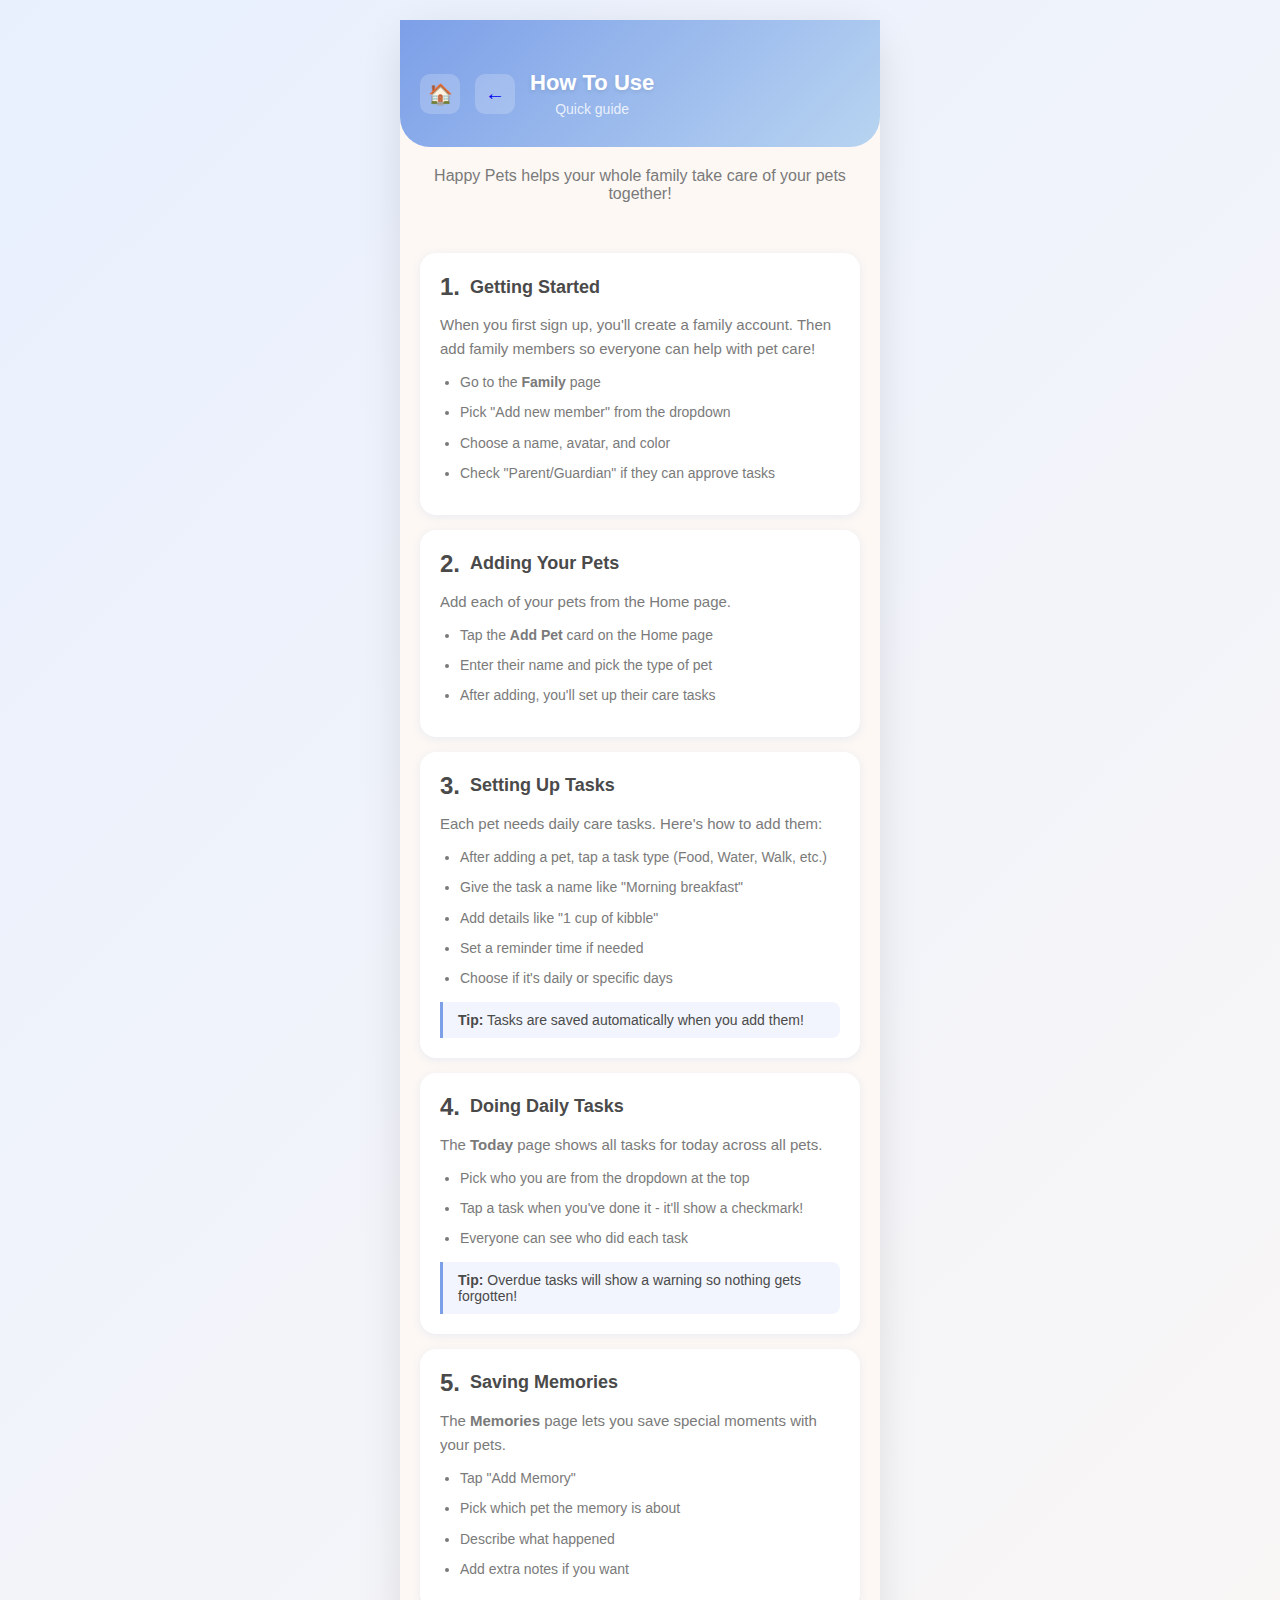
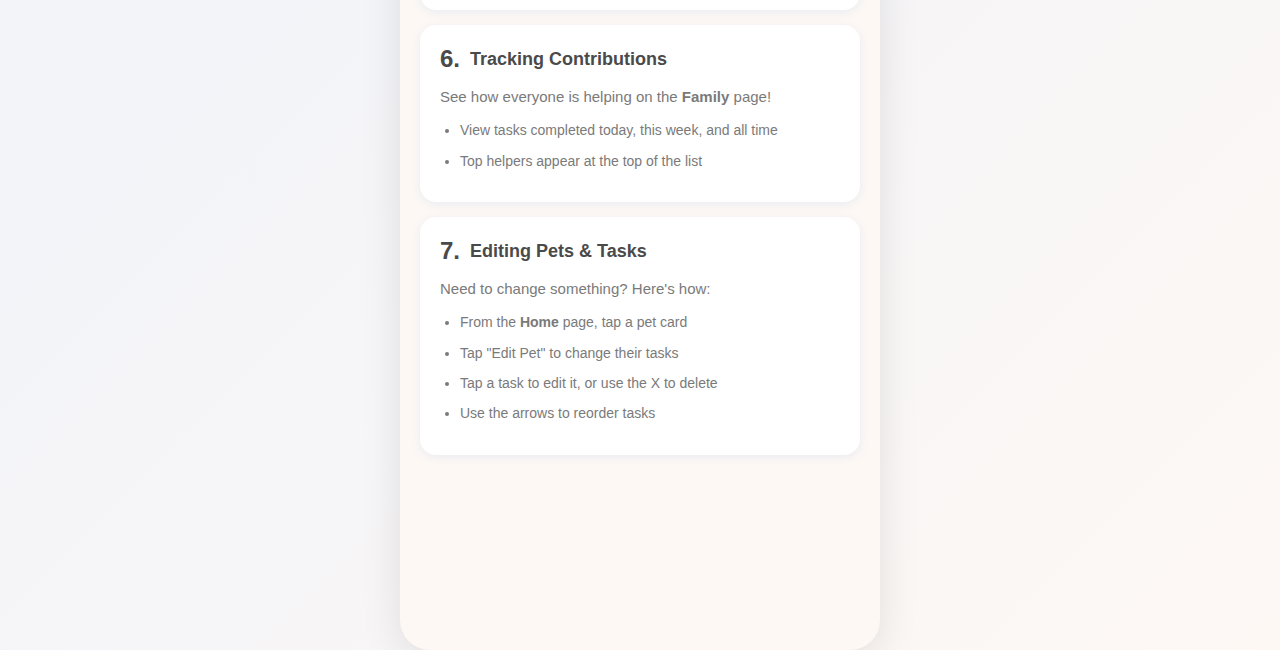
<file: howto.html>
<!DOCTYPE html>
<html lang="en">
<head>
  <meta charset="UTF-8">
  <meta name="viewport" content="width=device-width, initial-scale=1.0">
  <title>How To Use - Happy Pets</title>
  <link rel="manifest" href="manifest.json">
  <link rel="apple-touch-icon" href="icon.png">
  <meta name="apple-mobile-web-app-capable" content="yes">
  <meta name="apple-mobile-web-app-status-bar-style" content="default">
  <link rel="stylesheet" href="styles.css?v=31">
  <link rel="stylesheet" href="forms.css?v=31">
  <style>
    .help-section {
      padding: 20px;
      padding-bottom: 100px;
    }

    .help-card {
      background: var(--card);
      border-radius: 16px;
      padding: 20px;
      margin-bottom: 15px;
      box-shadow: 0 2px 10px var(--shadow);
    }

    .help-card h3 {
      font-size: 18px;
      color: var(--text);
      margin-bottom: 12px;
      display: flex;
      align-items: center;
      gap: 10px;
    }

    .help-card h3 .help-icon {
      font-size: 24px;
    }

    .help-card p {
      font-size: 15px;
      color: var(--text-light);
      line-height: 1.6;
      margin-bottom: 10px;
    }

    .help-card p:last-child {
      margin-bottom: 0;
    }

    .help-card ul {
      margin: 10px 0;
      padding-left: 20px;
    }

    .help-card li {
      font-size: 14px;
      color: var(--text-light);
      line-height: 1.6;
      margin-bottom: 8px;
    }

    .help-card .tip {
      background: rgba(124, 159, 232, 0.1);
      border-left: 3px solid var(--primary);
      padding: 10px 15px;
      border-radius: 0 8px 8px 0;
      margin-top: 12px;
      font-size: 14px;
      color: var(--text);
    }

    .help-intro {
      text-align: center;
      padding: 20px;
      margin-bottom: 10px;
    }

    .help-intro p {
      color: var(--text-light);
      font-size: 16px;
    }
  </style>
</head>
<body>
  <div class="app">
    <!-- Header -->
    <header class="header" style="display: flex; align-items: center; gap: 15px; padding-top: 50px;">
      <a href="today.html" style="width: 40px; height: 40px; background: rgba(255,255,255,0.2); border-radius: 10px; display: flex; align-items: center; justify-content: center; text-decoration: none; font-size: 20px;">🏠</a>
      <a href="settings.html" style="width: 40px; height: 40px; background: rgba(255,255,255,0.2); border-radius: 10px; display: flex; align-items: center; justify-content: center; text-decoration: none; font-size: 20px;">←</a>
      <div>
        <h1 style="font-size: 22px;">How To Use</h1>
        <p class="subtitle" style="font-size: 14px; opacity: 0.9;">Quick guide</p>
      </div>
    </header>

    <div class="help-intro">
      <p>Happy Pets helps your whole family take care of your pets together!</p>
    </div>

    <!-- Help Content -->
    <main class="help-section">

      <div class="help-card">
        <h3><span class="help-icon">1.</span> Getting Started</h3>
        <p>When you first sign up, you'll create a family account. Then add family members so everyone can help with pet care!</p>
        <ul>
          <li>Go to the <strong>Family</strong> page</li>
          <li>Pick "Add new member" from the dropdown</li>
          <li>Choose a name, avatar, and color</li>
          <li>Check "Parent/Guardian" if they can approve tasks</li>
        </ul>
      </div>

      <div class="help-card">
        <h3><span class="help-icon">2.</span> Adding Your Pets</h3>
        <p>Add each of your pets from the Home page.</p>
        <ul>
          <li>Tap the <strong>Add Pet</strong> card on the Home page</li>
          <li>Enter their name and pick the type of pet</li>
          <li>After adding, you'll set up their care tasks</li>
        </ul>
      </div>

      <div class="help-card">
        <h3><span class="help-icon">3.</span> Setting Up Tasks</h3>
        <p>Each pet needs daily care tasks. Here's how to add them:</p>
        <ul>
          <li>After adding a pet, tap a task type (Food, Water, Walk, etc.)</li>
          <li>Give the task a name like "Morning breakfast"</li>
          <li>Add details like "1 cup of kibble"</li>
          <li>Set a reminder time if needed</li>
          <li>Choose if it's daily or specific days</li>
        </ul>
        <div class="tip">
          <strong>Tip:</strong> Tasks are saved automatically when you add them!
        </div>
      </div>

      <div class="help-card">
        <h3><span class="help-icon">4.</span> Doing Daily Tasks</h3>
        <p>The <strong>Today</strong> page shows all tasks for today across all pets.</p>
        <ul>
          <li>Pick who you are from the dropdown at the top</li>
          <li>Tap a task when you've done it - it'll show a checkmark!</li>
          <li>Everyone can see who did each task</li>
        </ul>
        <div class="tip">
          <strong>Tip:</strong> Overdue tasks will show a warning so nothing gets forgotten!
        </div>
      </div>

      <div class="help-card">
        <h3><span class="help-icon">5.</span> Saving Memories</h3>
        <p>The <strong>Memories</strong> page lets you save special moments with your pets.</p>
        <ul>
          <li>Tap "Add Memory"</li>
          <li>Pick which pet the memory is about</li>
          <li>Describe what happened</li>
          <li>Add extra notes if you want</li>
        </ul>
      </div>

      <div class="help-card">
        <h3><span class="help-icon">6.</span> Tracking Contributions</h3>
        <p>See how everyone is helping on the <strong>Family</strong> page!</p>
        <ul>
          <li>View tasks completed today, this week, and all time</li>
          <li>Top helpers appear at the top of the list</li>
        </ul>
      </div>

      <div class="help-card">
        <h3><span class="help-icon">7.</span> Editing Pets & Tasks</h3>
        <p>Need to change something? Here's how:</p>
        <ul>
          <li>From the <strong>Home</strong> page, tap a pet card</li>
          <li>Tap "Edit Pet" to change their tasks</li>
          <li>Tap a task to edit it, or use the X to delete</li>
          <li>Use the arrows to reorder tasks</li>
        </ul>
      </div>

    </main>

  </div>
</body>
</html>
</file>
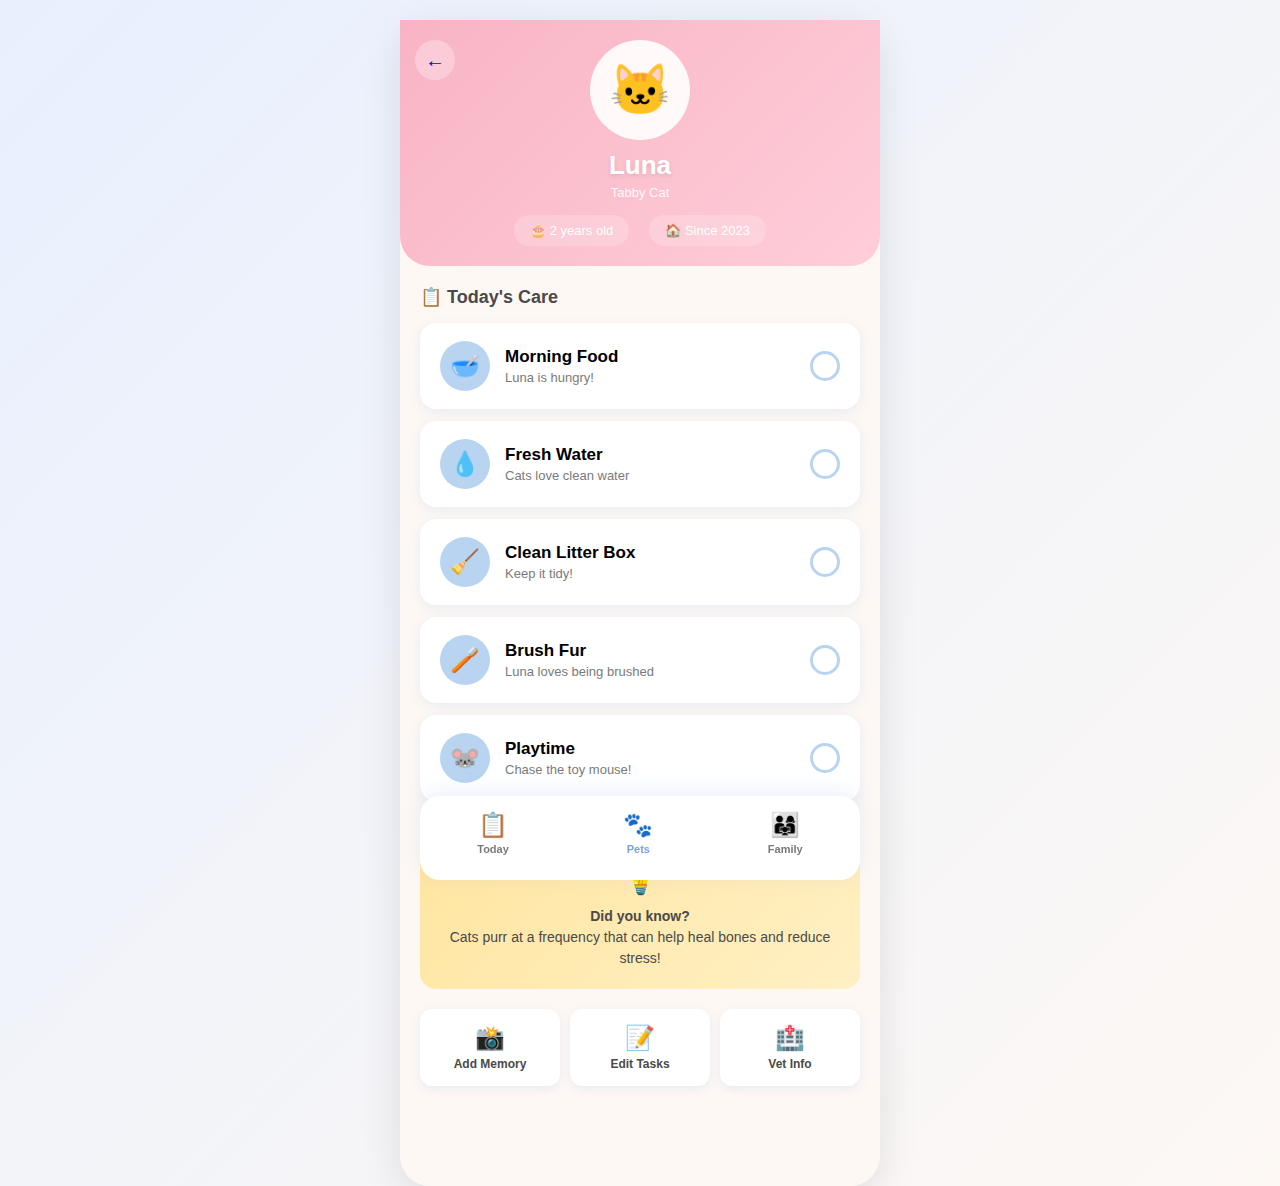
<file: pet-cat.html>
<!DOCTYPE html>
<html lang="en">
<head>
  <meta charset="UTF-8">
  <meta name="viewport" content="width=device-width, initial-scale=1.0">
  <title>Luna - Happy Pets</title>
  <link rel="stylesheet" href="styles.css?v=2">
</head>
<body>
  <div class="app">
    <!-- Pet Header -->
    <header class="pet-header" style="background: linear-gradient(135deg, #F8B4C4 0%, #FFCDD9 100%);">
      <a href="index.html" class="back-button">←</a>
      <div class="pet-avatar cat">🐱</div>
      <h1 class="pet-name">Luna</h1>
      <p class="pet-type">Tabby Cat</p>
      <div class="pet-info-row">
        <span class="pet-info-item">🎂 2 years old</span>
        <span class="pet-info-item">🏠 Since 2023</span>
      </div>
    </header>

    <!-- Today's Tasks -->
    <section class="tasks-section">
      <h2>📋 Today's Care</h2>

      <div class="task-list">
        <!-- Pending Task -->
        <button class="task-button">
          <div class="task-icon">🥣</div>
          <div class="task-content">
            <div class="task-name">Morning Food</div>
            <div class="task-time">Luna is hungry!</div>
          </div>
          <div class="task-check"></div>
        </button>

        <!-- Pending Task -->
        <button class="task-button">
          <div class="task-icon">💧</div>
          <div class="task-content">
            <div class="task-name">Fresh Water</div>
            <div class="task-time">Cats love clean water</div>
          </div>
          <div class="task-check"></div>
        </button>

        <!-- Pending Task -->
        <button class="task-button">
          <div class="task-icon">🧹</div>
          <div class="task-content">
            <div class="task-name">Clean Litter Box</div>
            <div class="task-time">Keep it tidy!</div>
          </div>
          <div class="task-check"></div>
        </button>

        <!-- Pending Task -->
        <button class="task-button">
          <div class="task-icon">🪥</div>
          <div class="task-content">
            <div class="task-name">Brush Fur</div>
            <div class="task-time">Luna loves being brushed</div>
          </div>
          <div class="task-check"></div>
        </button>

        <!-- Pending Task -->
        <button class="task-button">
          <div class="task-icon">🐭</div>
          <div class="task-content">
            <div class="task-name">Playtime</div>
            <div class="task-time">Chase the toy mouse!</div>
          </div>
          <div class="task-check"></div>
        </button>
      </div>
    </section>

    <!-- Fun Fact -->
    <div class="fun-fact">
      <div class="fun-fact-icon">💡</div>
      <p><strong>Did you know?</strong><br>Cats purr at a frequency that can help heal bones and reduce stress!</p>
    </div>

    <!-- Quick Actions -->
    <div class="quick-actions">
      <a href="#" class="quick-action">
        <div class="quick-action-icon">📸</div>
        <div class="quick-action-label">Add Memory</div>
      </a>
      <a href="#" class="quick-action">
        <div class="quick-action-icon">📝</div>
        <div class="quick-action-label">Edit Tasks</div>
      </a>
      <a href="#" class="quick-action">
        <div class="quick-action-icon">🏥</div>
        <div class="quick-action-label">Vet Info</div>
      </a>
    </div>

    <!-- Bottom Nav -->
    <nav class="bottom-nav">
      <a href="today.html" class="nav-item">
        <span class="nav-icon">📋</span>
        <span class="nav-label">Today</span>
      </a>
      <a href="pets.html" class="nav-item active">
        <span class="nav-icon">🐾</span>
        <span class="nav-label">Pets</span>
      </a>
      <a href="family.html" class="nav-item">
        <span class="nav-icon">👨‍👩‍👧</span>
        <span class="nav-label">Family</span>
      </a>
    </nav>
  </div>
</body>
</html>
</file>
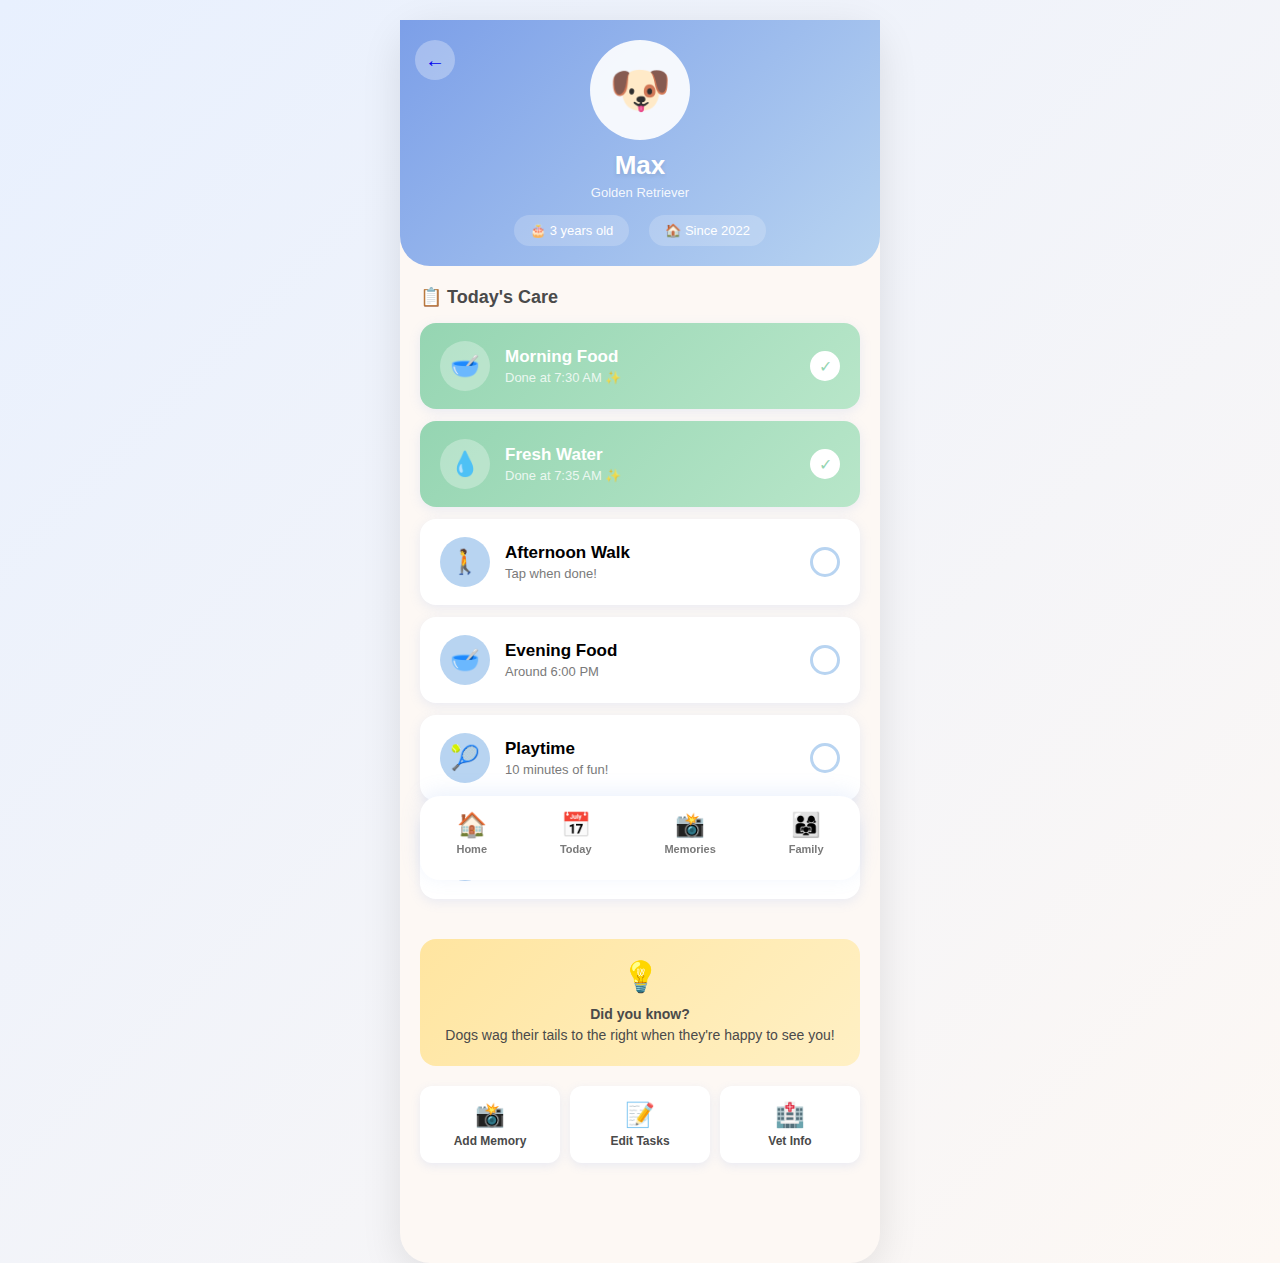
<file: pet.html>
<!DOCTYPE html>
<html lang="en">
<head>
  <meta charset="UTF-8">
  <meta name="viewport" content="width=device-width, initial-scale=1.0">
  <title>Max - Happy Pets</title>
  <link rel="stylesheet" href="styles.css?v=2">
</head>
<body>
  <div class="app">
    <!-- Pet Header -->
    <header class="pet-header">
      <a href="index.html" class="back-button">←</a>
      <div class="pet-avatar dog">🐶</div>
      <h1 class="pet-name">Max</h1>
      <p class="pet-type">Golden Retriever</p>
      <div class="pet-info-row">
        <span class="pet-info-item">🎂 3 years old</span>
        <span class="pet-info-item">🏠 Since 2022</span>
      </div>
    </header>

    <!-- Today's Tasks -->
    <section class="tasks-section">
      <h2>📋 Today's Care</h2>

      <div class="task-list">
        <!-- Completed Task -->
        <button class="task-button completed">
          <div class="task-icon">🥣</div>
          <div class="task-content">
            <div class="task-name">Morning Food</div>
            <div class="task-time">Done at 7:30 AM ✨</div>
          </div>
          <div class="task-check">✓</div>
        </button>

        <!-- Completed Task -->
        <button class="task-button completed">
          <div class="task-icon">💧</div>
          <div class="task-content">
            <div class="task-name">Fresh Water</div>
            <div class="task-time">Done at 7:35 AM ✨</div>
          </div>
          <div class="task-check">✓</div>
        </button>

        <!-- Pending Task -->
        <button class="task-button">
          <div class="task-icon">🚶</div>
          <div class="task-content">
            <div class="task-name">Afternoon Walk</div>
            <div class="task-time">Tap when done!</div>
          </div>
          <div class="task-check"></div>
        </button>

        <!-- Pending Task -->
        <button class="task-button">
          <div class="task-icon">🥣</div>
          <div class="task-content">
            <div class="task-name">Evening Food</div>
            <div class="task-time">Around 6:00 PM</div>
          </div>
          <div class="task-check"></div>
        </button>

        <!-- Pending Task -->
        <button class="task-button">
          <div class="task-icon">🎾</div>
          <div class="task-content">
            <div class="task-name">Playtime</div>
            <div class="task-time">10 minutes of fun!</div>
          </div>
          <div class="task-check"></div>
        </button>

        <!-- Pending Task -->
        <button class="task-button">
          <div class="task-icon">🧹</div>
          <div class="task-content">
            <div class="task-name">Brush Fur</div>
            <div class="task-time">Keep Max fluffy!</div>
          </div>
          <div class="task-check"></div>
        </button>
      </div>
    </section>

    <!-- Fun Fact -->
    <div class="fun-fact">
      <div class="fun-fact-icon">💡</div>
      <p><strong>Did you know?</strong><br>Dogs wag their tails to the right when they're happy to see you!</p>
    </div>

    <!-- Quick Actions -->
    <div class="quick-actions">
      <a href="#" class="quick-action">
        <div class="quick-action-icon">📸</div>
        <div class="quick-action-label">Add Memory</div>
      </a>
      <a href="#" class="quick-action">
        <div class="quick-action-icon">📝</div>
        <div class="quick-action-label">Edit Tasks</div>
      </a>
      <a href="#" class="quick-action">
        <div class="quick-action-icon">🏥</div>
        <div class="quick-action-label">Vet Info</div>
      </a>
    </div>

    <!-- Bottom Nav -->
    <nav class="bottom-nav">
      <a href="index.html" class="nav-item">
        <span class="nav-icon">🏠</span>
        <span class="nav-label">Home</span>
      </a>
      <a href="#" class="nav-item">
        <span class="nav-icon">📅</span>
        <span class="nav-label">Today</span>
      </a>
      <a href="#" class="nav-item">
        <span class="nav-icon">📸</span>
        <span class="nav-label">Memories</span>
      </a>
      <a href="#" class="nav-item">
        <span class="nav-icon">👨‍👩‍👧</span>
        <span class="nav-label">Family</span>
      </a>
    </nav>
  </div>
</body>
</html>
</file>
<file: styles.css>
/* Happy Pets - Kid-Friendly Pet Care App */
/* Soft, gentle, accessible design */

* {
  margin: 0;
  padding: 0;
  box-sizing: border-box;
}

:root {
  --primary: #7C9FE8;
  --primary-light: #B8D4F1;
  --secondary: #F8B4C4;
  --accent: #95D5B2;
  --warning: #FFE5A0;
  --background: #FDF8F4;
  --card: #FFFFFF;
  --text: #4A4A4A;
  --text-light: #7A7A7A;
  --shadow: rgba(124, 159, 232, 0.15);
}

body {
  font-family: 'Nunito', 'Segoe UI', Tahoma, sans-serif;
  background: var(--background);
  color: var(--text);
  min-height: 100vh;
}

.app {
  max-width: 480px;
  margin: 0 auto;
  min-height: 100vh;
  background: var(--background);
  padding-bottom: 80px;
}

/* Header */
.header {
  background: linear-gradient(135deg, var(--primary) 0%, var(--primary-light) 100%);
  padding: 30px 20px;
  text-align: center;
  border-radius: 0 0 30px 30px;
}

.header h1 {
  color: white;
  font-size: 28px;
  font-weight: 700;
  text-shadow: 0 2px 4px rgba(0,0,0,0.1);
}

.header .subtitle {
  color: rgba(255,255,255,0.9);
  font-size: 16px;
  margin-top: 5px;
}

/* Current User Badge */
.current-user-badge {
  display: inline-flex;
  align-items: center;
  gap: 8px;
  background: rgba(255,255,255,0.25);
  padding: 6px 14px 6px 8px;
  border-radius: 20px;
  margin-top: 12px;
  text-decoration: none;
  color: white;
  font-size: 14px;
  transition: background 0.2s;
}

.current-user-badge:hover,
.current-user-badge:active {
  background: rgba(255,255,255,0.35);
}

.current-user-avatar {
  font-size: 20px;
  width: 28px;
  height: 28px;
  background: rgba(255,255,255,0.3);
  border-radius: 50%;
  display: flex;
  align-items: center;
  justify-content: center;
}

.current-user-name {
  font-weight: 600;
}

/* Pet Grid */
.pet-grid {
  display: grid;
  grid-template-columns: repeat(2, 1fr);
  gap: 15px;
  padding: 20px;
}

.pet-card {
  background: var(--card);
  border-radius: 20px;
  padding: 20px 15px;
  text-align: center;
  text-decoration: none;
  color: var(--text);
  box-shadow: 0 4px 15px var(--shadow);
  transition: transform 0.2s, box-shadow 0.2s;
}

.pet-card:hover, .pet-card:active {
  transform: translateY(-3px);
  box-shadow: 0 6px 20px var(--shadow);
}

.pet-avatar {
  width: 70px;
  height: 70px;
  border-radius: 50%;
  display: flex;
  align-items: center;
  justify-content: center;
  font-size: 36px;
  margin: 0 auto 12px;
}

.pet-avatar.dog { background: #FFE5A0; }
.pet-avatar.cat { background: #F8B4C4; }
.pet-avatar.hamster { background: #FFD4A0; }
.pet-avatar.add {
  background: var(--primary-light);
  font-size: 32px;
  color: var(--primary);
  font-weight: bold;
}

.pet-name {
  font-size: 18px;
  font-weight: 700;
  margin-bottom: 4px;
}

.pet-type {
  font-size: 13px;
  color: var(--text-light);
  margin-bottom: 10px;
}

.pet-status {
  display: flex;
  align-items: center;
  justify-content: center;
  gap: 6px;
  font-size: 12px;
  color: var(--text-light);
}

.status-dot {
  width: 8px;
  height: 8px;
  border-radius: 50%;
}

.status-dot.done { background: var(--accent); }
.status-dot.pending { background: var(--warning); }

.add-pet {
  border: 2px dashed var(--primary-light);
  background: transparent;
  box-shadow: none;
}

/* Kindness Section */
.kindness-section {
  padding: 20px;
  text-align: center;
}

.kindness-section h2 {
  font-size: 18px;
  color: var(--text);
  margin-bottom: 15px;
}

.kindness-jar {
  display: flex;
  flex-direction: column;
  align-items: center;
}

.jar-container {
  width: 120px;
  height: 160px;
  background: rgba(255,255,255,0.8);
  border: 4px solid var(--primary-light);
  border-radius: 10px 10px 40px 40px;
  position: relative;
  overflow: hidden;
}

.jar-fill {
  position: absolute;
  bottom: 0;
  left: 0;
  right: 0;
  background: linear-gradient(to top, var(--secondary) 0%, var(--primary-light) 100%);
  border-radius: 0 0 36px 36px;
  display: flex;
  flex-wrap: wrap;
  justify-content: center;
  align-items: flex-end;
  padding: 10px;
  gap: 5px;
}

.jar-fill span {
  font-size: 16px;
  animation: float 3s ease-in-out infinite;
}

.jar-fill span:nth-child(2) { animation-delay: 0.5s; }
.jar-fill span:nth-child(3) { animation-delay: 1s; }
.jar-fill span:nth-child(4) { animation-delay: 1.5s; }
.jar-fill span:nth-child(5) { animation-delay: 2s; }

@keyframes float {
  0%, 100% { transform: translateY(0); }
  50% { transform: translateY(-5px); }
}

.jar-message {
  margin-top: 15px;
  font-size: 16px;
  color: var(--primary);
  font-weight: 600;
}

/* Bottom Navigation */
.bottom-nav {
  position: fixed;
  bottom: 0;
  left: 50%;
  transform: translateX(-50%);
  width: 100%;
  max-width: 480px;
  background: var(--card);
  display: flex;
  justify-content: space-around;
  padding: 10px 0 20px;
  box-shadow: 0 -4px 20px var(--shadow);
  border-radius: 20px 20px 0 0;
}

.nav-item {
  display: flex;
  flex-direction: column;
  align-items: center;
  text-decoration: none;
  color: var(--text-light);
  padding: 5px 15px;
  border-radius: 12px;
  transition: all 0.2s;
}

.nav-item.active {
  color: var(--primary);
}

.nav-icon {
  font-size: 24px;
  margin-bottom: 4px;
}

.nav-label {
  font-size: 11px;
  font-weight: 600;
}

/* ============================================ */
/* PET DETAIL PAGE STYLES */
/* ============================================ */

.pet-header {
  background: linear-gradient(135deg, var(--primary) 0%, var(--primary-light) 100%);
  padding: 20px;
  border-radius: 0 0 30px 30px;
  text-align: center;
  position: relative;
}

.back-button {
  position: absolute;
  left: 15px;
  top: 20px;
  background: rgba(255,255,255,0.3);
  border: none;
  width: 40px;
  height: 40px;
  border-radius: 50%;
  font-size: 20px;
  cursor: pointer;
  text-decoration: none;
  display: flex;
  align-items: center;
  justify-content: center;
}

.pet-header .pet-avatar {
  width: 100px;
  height: 100px;
  font-size: 50px;
  margin-bottom: 10px;
  background: rgba(255,255,255,0.9);
}

.pet-header .pet-name {
  color: white;
  font-size: 26px;
  text-shadow: 0 2px 4px rgba(0,0,0,0.1);
}

.pet-header .pet-type {
  color: rgba(255,255,255,0.9);
}

.pet-info-row {
  display: flex;
  justify-content: center;
  gap: 20px;
  margin-top: 15px;
}

.pet-info-item {
  background: rgba(255,255,255,0.2);
  padding: 8px 16px;
  border-radius: 20px;
  color: white;
  font-size: 13px;
}

/* Tasks Section */
.tasks-section {
  padding: 20px;
}

.tasks-section h2 {
  font-size: 18px;
  margin-bottom: 15px;
  display: flex;
  align-items: center;
  gap: 8px;
}

.task-list {
  display: flex;
  flex-direction: column;
  gap: 12px;
}

.task-button {
  display: flex;
  align-items: center;
  gap: 15px;
  background: var(--card);
  border: none;
  padding: 18px 20px;
  border-radius: 16px;
  box-shadow: 0 3px 12px var(--shadow);
  cursor: pointer;
  transition: all 0.2s;
  text-align: left;
  width: 100%;
}

.task-button:hover {
  transform: translateX(5px);
  box-shadow: 0 5px 15px var(--shadow);
}

.task-button.completed {
  background: linear-gradient(135deg, var(--accent) 0%, #B8E6C9 100%);
  color: white;
}

.task-icon {
  width: 50px;
  height: 50px;
  background: var(--primary-light);
  border-radius: 50%;
  display: flex;
  align-items: center;
  justify-content: center;
  font-size: 24px;
  flex-shrink: 0;
}

.task-button.completed .task-icon {
  background: rgba(255,255,255,0.3);
}

.task-content {
  flex: 1;
}

.task-name {
  font-size: 17px;
  font-weight: 700;
  margin-bottom: 3px;
}

.task-time {
  font-size: 13px;
  color: var(--text-light);
}

.task-button.completed .task-time {
  color: rgba(255,255,255,0.8);
}

.task-check {
  width: 30px;
  height: 30px;
  border: 3px solid var(--primary-light);
  border-radius: 50%;
  display: flex;
  align-items: center;
  justify-content: center;
  font-size: 16px;
  color: transparent;
}

.task-button.completed .task-check {
  background: white;
  border-color: white;
  color: var(--accent);
}

/* Fun Fact */
.fun-fact {
  margin: 20px;
  padding: 20px;
  background: linear-gradient(135deg, var(--warning) 0%, #FFF0C4 100%);
  border-radius: 16px;
  text-align: center;
}

.fun-fact-icon {
  font-size: 30px;
  margin-bottom: 10px;
}

.fun-fact p {
  font-size: 14px;
  color: var(--text);
  line-height: 1.5;
}

/* Quick Actions */
.quick-actions {
  display: flex;
  gap: 10px;
  padding: 0 20px 20px;
}

.quick-action {
  flex: 1;
  background: var(--card);
  border: none;
  padding: 15px;
  border-radius: 12px;
  text-align: center;
  cursor: pointer;
  box-shadow: 0 3px 10px var(--shadow);
  text-decoration: none;
  color: var(--text);
}

.quick-action-icon {
  font-size: 24px;
  margin-bottom: 5px;
}

.quick-action-label {
  font-size: 12px;
  font-weight: 600;
}

/* ============================================ */
/* TODAY PAGE STYLES */
/* ============================================ */

.today-header {
  padding: 25px 20px;
}

.today-header-content {
  display: flex;
  justify-content: space-between;
  align-items: center;
}

.today-header-left h1 {
  margin: 0;
}

.today-progress {
  background: rgba(255,255,255,0.25);
  border-radius: 16px;
  padding: 10px 15px;
  text-align: center;
  min-width: 70px;
}

.today-header.all-done .today-progress {
  background: rgba(255,255,255,0.4);
}

.progress-count {
  font-size: 28px;
  font-weight: 700;
  color: white;
  line-height: 1;
}

.progress-total {
  font-size: 16px;
  color: rgba(255,255,255,0.9);
}

.progress-label {
  display: block;
  font-size: 11px;
  color: rgba(255,255,255,0.8);
  margin-top: 2px;
}

.today-tasks {
  padding: 0 20px 20px;
}

.pet-task-group {
  margin-bottom: 20px;
}

.pet-task-header {
  display: flex;
  align-items: center;
  gap: 12px;
  margin-bottom: 12px;
}

.pet-task-avatar {
  width: 45px;
  height: 45px;
  border-radius: 50%;
  display: flex;
  align-items: center;
  justify-content: center;
  font-size: 24px;
  flex-shrink: 0;
}

.pet-task-name {
  font-size: 22px;
  font-weight: 700;
  color: var(--text);
}

.pet-task-list {
  display: flex;
  flex-direction: column;
  gap: 10px;
}

.empty-state {
  text-align: center;
  padding: 40px 20px;
  color: var(--text-light);
}

.empty-state p {
  font-size: 16px;
  margin-bottom: 15px;
}

.add-pet-link {
  display: inline-block;
  background: var(--primary);
  color: white;
  padding: 12px 24px;
  border-radius: 25px;
  text-decoration: none;
  font-weight: 600;
}

/* Loading State */
.loading-state {
  text-align: center;
  padding: 60px 20px;
  color: var(--text-light);
}

.loading-state p {
  font-size: 16px;
}

/* Pending Tasks */
.task-button.pending {
  background: #FFF8E7;
  border-color: #FFD54F;
}

.task-button.pending .task-check {
  color: #FFB300;
}

/* Overdue Tasks */
.task-button.overdue {
  background: #FFEBEE;
  border-color: #EF5350;
  animation: pulse-overdue 2s ease-in-out infinite;
}

.task-button.overdue .task-icon {
  animation: shake 0.5s ease-in-out;
}

.task-button.overdue .task-time {
  color: #D32F2F;
  font-weight: 600;
}

@keyframes pulse-overdue {
  0%, 100% { box-shadow: 0 2px 8px rgba(239, 83, 80, 0.2); }
  50% { box-shadow: 0 2px 16px rgba(239, 83, 80, 0.4); }
}

@keyframes shake {
  0%, 100% { transform: translateX(0); }
  25% { transform: translateX(-2px); }
  75% { transform: translateX(2px); }
}

.approval-badge {
  display: inline-block;
  background: #FFE082;
  color: #F57C00;
  font-size: 9px;
  font-weight: 600;
  padding: 2px 5px;
  border-radius: 6px;
  margin-left: 6px;
  vertical-align: middle;
}

/* Approvals Section */
.approvals-section {
  padding: 15px 20px;
  background: #FFF8E7;
  border-radius: 16px;
  margin: 15px 20px;
  border: 2px solid #FFD54F;
}

.approvals-section h2 {
  font-size: 16px;
  color: #F57C00;
  margin-bottom: 10px;
}

.approval-item {
  background: white;
  border-radius: 12px;
  padding: 12px;
  margin-bottom: 10px;
  display: flex;
  align-items: center;
  gap: 12px;
  box-shadow: 0 2px 4px rgba(0,0,0,0.05);
}

.approval-item:last-child {
  margin-bottom: 0;
}

.approval-info {
  flex: 1;
}

.approval-task {
  font-weight: 600;
  color: var(--text);
}

.approval-by {
  font-size: 13px;
  color: var(--text-light);
}

.approval-actions {
  display: flex;
  gap: 8px;
}

.approve-btn, .reject-btn {
  width: 36px;
  height: 36px;
  border-radius: 50%;
  border: none;
  font-size: 18px;
  cursor: pointer;
  display: flex;
  align-items: center;
  justify-content: center;
}

.approve-btn {
  background: #C8E6C9;
  color: #2E7D32;
}

.approve-btn:hover {
  background: #A5D6A7;
}

.reject-btn {
  background: #FFCDD2;
  color: #C62828;
}

.reject-btn:hover {
  background: #EF9A9A;
}

/* Stats Section */
.stats-section {
  padding: 20px;
}

.stats-section h2 {
  font-size: 18px;
  color: var(--text);
  margin-bottom: 15px;
}

.stats-grid {
  display: flex;
  flex-direction: column;
  gap: 12px;
}

.stat-card {
  background: var(--card);
  border-radius: 16px;
  padding: 15px;
  display: flex;
  align-items: center;
  gap: 15px;
  box-shadow: 0 2px 8px var(--shadow);
}

.stat-avatar {
  width: 50px;
  height: 50px;
  border-radius: 50%;
  display: flex;
  align-items: center;
  justify-content: center;
  font-size: 24px;
  flex-shrink: 0;
}

.stat-info {
  flex: 1;
}

.stat-name {
  font-weight: 600;
  font-size: 16px;
  color: var(--text);
  margin-bottom: 5px;
}

.stat-numbers {
  display: flex;
  gap: 12px;
  flex-wrap: wrap;
}

.stat-item {
  font-size: 13px;
  color: var(--text-light);
}

.stat-item strong {
  color: var(--primary);
  font-weight: 700;
}

.no-stats, .loading-stats {
  text-align: center;
  color: var(--text-light);
  padding: 20px;
}

/* Responsive */
@media (min-width: 500px) {
  body {
    background: linear-gradient(135deg, #E8F0FE 0%, #FDF8F4 100%);
  }

  .app {
    margin-top: 20px;
    border-radius: 30px;
    box-shadow: 0 10px 40px rgba(0,0,0,0.1);
    min-height: calc(100vh - 40px);
  }

  .bottom-nav {
    border-radius: 20px;
    bottom: 20px;
    max-width: 440px;
  }
}
</file>
<file: forms.css>
/* Forms Styles for Happy Pets */

.form-section {
  padding: 20px;
  padding-bottom: 100px;
}

/* Collapsible Sections */
.collapsible-section {
  background: var(--card);
  border-radius: 16px;
  margin-bottom: 15px;
  box-shadow: 0 2px 8px var(--shadow);
  overflow: hidden;
}

.collapsible-header {
  width: 100%;
  display: flex;
  justify-content: space-between;
  align-items: center;
  padding: 16px 20px;
  background: none;
  border: none;
  font-size: 16px;
  font-weight: 700;
  color: var(--text);
  cursor: pointer;
  text-align: left;
}

.collapsible-header:hover {
  background: rgba(124, 159, 232, 0.1);
}

.collapse-icon {
  font-size: 12px;
  color: var(--text-light);
  transition: transform 0.3s ease;
}

.collapsible-section.open .collapse-icon {
  transform: rotate(180deg);
}

.collapsible-content {
  max-height: 0;
  overflow: hidden;
  transition: max-height 0.3s ease, padding 0.3s ease;
  padding: 0 20px;
}

.collapsible-section.open .collapsible-content {
  max-height: 2000px;
  padding: 0 20px 20px;
}

.form-group {
  margin-bottom: 25px;
}

.form-group label {
  display: block;
  font-size: 16px;
  font-weight: 700;
  color: var(--text);
  margin-bottom: 10px;
}

.form-group > input[type="text"],
.form-group > input[type="email"],
.form-group > select {
  width: 100%;
  padding: 15px 18px;
  font-size: 16px;
  border: 2px solid var(--primary-light);
  border-radius: 12px;
  background: var(--card);
  color: var(--text);
  transition: border-color 0.2s, box-shadow 0.2s;
}

.form-group input:focus {
  outline: none;
  border-color: var(--primary);
  box-shadow: 0 0 0 4px rgba(124, 159, 232, 0.2);
}

.form-group input::placeholder {
  color: var(--text-light);
}

/* Pet Type Grid */
.pet-type-grid {
  display: grid;
  grid-template-columns: repeat(3, 1fr);
  gap: 10px;
}

.pet-type-option input {
  display: none;
}

.pet-type-card {
  display: flex;
  flex-direction: column;
  align-items: center;
  padding: 15px 10px;
  background: var(--card);
  border: 2px solid var(--primary-light);
  border-radius: 12px;
  cursor: pointer;
  transition: all 0.2s;
}

.pet-type-option input:checked + .pet-type-card {
  background: var(--primary);
  border-color: var(--primary);
  color: white;
}

.pet-type-icon {
  font-size: 30px;
  margin-bottom: 5px;
}

.pet-type-label {
  font-size: 13px;
  font-weight: 600;
}

/* Task Checklist */
.task-checklist {
  display: flex;
  flex-wrap: wrap;
  gap: 10px;
}

.task-check-option input {
  display: none;
}

.task-check-card {
  display: inline-block;
  padding: 10px 15px;
  background: var(--card);
  border: 2px solid var(--primary-light);
  border-radius: 20px;
  cursor: pointer;
  font-size: 14px;
  transition: all 0.2s;
}

.task-check-option input:checked + .task-check-card {
  background: var(--primary);
  border-color: var(--primary);
  color: white;
}

/* Submit Button */
.submit-button {
  width: 100%;
  padding: 18px 30px;
  background: linear-gradient(135deg, var(--accent) 0%, #7BC9A0 100%);
  border: none;
  border-radius: 16px;
  color: white;
  font-size: 18px;
  font-weight: 700;
  cursor: pointer;
  display: flex;
  align-items: center;
  justify-content: center;
  gap: 10px;
  box-shadow: 0 4px 15px rgba(149, 213, 178, 0.4);
  transition: transform 0.2s, box-shadow 0.2s;
}

.submit-button:hover {
  transform: translateY(-2px);
  box-shadow: 0 6px 20px rgba(149, 213, 178, 0.5);
}

.submit-button:active {
  transform: translateY(0);
}

.button-icon {
  font-size: 22px;
}

/* Delete Button */
.delete-button {
  width: 100%;
  padding: 15px 30px;
  background: transparent;
  border: 2px solid #F8B4C4;
  border-radius: 12px;
  color: #E88A9E;
  font-size: 16px;
  font-weight: 600;
  cursor: pointer;
  margin-top: 15px;
  transition: all 0.2s;
}

.delete-button:hover {
  background: #FFF0F3;
}

/* Form Hints */
.form-hint {
  font-size: 13px;
  color: var(--text-light);
  margin-top: 8px;
  margin-bottom: 10px;
}

/* Custom Task Input */
.custom-task-input {
  display: flex;
  flex-direction: row;
  flex-wrap: nowrap;
  gap: 10px;
  align-items: center;
}

.custom-task-input input {
  padding: 15px 12px;
  font-size: 16px;
  border: 2px solid var(--primary-light);
  border-radius: 12px;
  background: var(--card);
  color: var(--text);
  box-sizing: border-box;
}

.custom-task-input .icon-input {
  width: 55px !important;
  min-width: 55px !important;
  max-width: 55px !important;
  flex: 0 0 55px !important;
  text-align: center;
  font-size: 20px;
  padding: 15px 5px;
}

.custom-task-input .task-name-input {
  flex: 1 1 auto !important;
  min-width: 0;
  width: auto !important;
}

.add-task-btn {
  width: 50px;
  min-width: 50px;
  height: 50px;
  background: var(--primary);
  border: none;
  border-radius: 12px;
  color: white;
  font-size: 24px;
  font-weight: bold;
  cursor: pointer;
  flex-shrink: 0;
  transition: all 0.2s;
}

.add-task-btn:hover {
  background: #6B8ED7;
  transform: scale(1.05);
}

/* Custom Tasks List */
.custom-tasks-list {
  margin-bottom: 25px;
}

.custom-tasks-label {
  display: block;
  font-size: 14px;
  font-weight: 600;
  color: var(--text-light);
  margin-bottom: 10px;
}

.custom-task-item {
  display: flex;
  align-items: center;
  gap: 12px;
  padding: 12px 15px;
  background: var(--card);
  border: 2px solid var(--accent);
  border-radius: 12px;
  margin-bottom: 10px;
}

.custom-task-item .custom-task-icon {
  font-size: 24px;
}

.custom-task-item .custom-task-name {
  flex: 1;
  font-size: 15px;
  font-weight: 600;
  color: var(--text);
}

.remove-task-btn {
  width: 30px;
  height: 30px;
  background: #FFF0F3;
  border: none;
  border-radius: 50%;
  color: #E88A9E;
  font-size: 20px;
  cursor: pointer;
  display: flex;
  align-items: center;
  justify-content: center;
  transition: all 0.2s;
}

.remove-task-btn:hover {
  background: #F8B4C4;
  color: white;
}

/* Emoji Picker */
.emoji-picker {
  display: flex;
  flex-wrap: wrap;
  gap: 8px;
  margin-bottom: 15px;
}

.emoji-option {
  width: 44px;
  height: 44px;
  background: var(--card);
  border: 2px solid var(--primary-light);
  border-radius: 10px;
  font-size: 22px;
  cursor: pointer;
  display: flex;
  align-items: center;
  justify-content: center;
  transition: all 0.2s;
}

.emoji-option:hover {
  border-color: var(--primary);
  transform: scale(1.1);
}

.emoji-option.selected {
  background: var(--primary);
  border-color: var(--primary);
  transform: scale(1.1);
}

/* Custom Task Row */
.custom-task-row {
  display: flex;
  gap: 10px;
  align-items: center;
}

.custom-task-row .task-name-input {
  flex: 1;
  padding: 15px 18px;
  font-size: 16px;
  border: 2px solid var(--primary-light);
  border-radius: 12px;
  background: var(--card);
  color: var(--text);
}

/* Task Check Wrapper with expandable hint */
.task-check-wrapper {
  margin-bottom: 10px;
}

.task-hint-input {
  display: none;
  margin-top: 8px;
  margin-left: 10px;
}

.task-hint-input.visible {
  display: block;
}

.task-hint-input input {
  width: 100%;
  padding: 10px 14px;
  font-size: 14px;
  border: 2px solid var(--accent);
  border-radius: 10px;
  background: #F0FFF4;
  color: var(--text);
}

.task-hint-input input::placeholder {
  color: var(--text-light);
  font-style: italic;
}

.task-hint-input input:focus {
  outline: none;
  border-color: var(--primary);
}

/* Task Order List */
.task-order-list {
  display: flex;
  flex-direction: column;
  gap: 8px;
}

.task-order-item {
  display: flex;
  align-items: center;
  gap: 12px;
  padding: 12px 15px;
  background: var(--card);
  border: 2px solid var(--primary-light);
  border-radius: 12px;
}

.task-order-icon {
  font-size: 22px;
}

.task-order-name {
  flex: 1;
  font-size: 15px;
  font-weight: 600;
  color: var(--text);
}

.task-order-buttons {
  display: flex;
  flex-direction: column;
  gap: 4px;
}

.order-btn {
  width: 32px;
  height: 24px;
  background: var(--primary-light);
  border: none;
  border-radius: 6px;
  color: var(--primary);
  font-size: 12px;
  cursor: pointer;
  display: flex;
  align-items: center;
  justify-content: center;
  transition: all 0.2s;
}

.order-btn:hover:not(:disabled) {
  background: var(--primary);
  color: white;
}

.order-btn:disabled {
  opacity: 0.3;
  cursor: not-allowed;
}

/* ============================================ */
/* TASK TYPE GRID - Tap to add */
/* ============================================ */

.task-type-grid {
  display: grid;
  grid-template-columns: repeat(4, 1fr);
  gap: 10px;
  margin-bottom: 15px;
}

.task-type-btn {
  display: flex;
  flex-direction: column;
  align-items: center;
  padding: 12px 8px;
  background: var(--card);
  border: 2px solid var(--primary-light);
  border-radius: 12px;
  cursor: pointer;
  transition: all 0.2s;
}

.task-type-btn:hover, .task-type-btn:active {
  border-color: var(--primary);
  background: rgba(124, 159, 232, 0.1);
  transform: scale(1.05);
}

.task-type-icon {
  font-size: 28px;
  margin-bottom: 4px;
}

.task-type-label {
  font-size: 11px;
  font-weight: 600;
  color: var(--text);
}

/* ============================================ */
/* TASK FORM POPUP */
/* ============================================ */

.task-form-popup {
  background: var(--card);
  border: 2px solid var(--primary);
  border-radius: 16px;
  padding: 20px;
  margin-top: 15px;
  box-shadow: 0 4px 20px var(--shadow);
}

.task-form-header {
  display: flex;
  align-items: center;
  gap: 12px;
  margin-bottom: 15px;
  padding-bottom: 15px;
  border-bottom: 1px solid var(--primary-light);
}

.task-form-icon {
  font-size: 36px;
}

.task-form-type {
  font-size: 20px;
  font-weight: 700;
  color: var(--text);
}

.task-form-fields {
  margin-bottom: 15px;
}

.task-form-fields label {
  display: block;
  font-size: 14px;
  font-weight: 600;
  color: var(--text);
  margin-bottom: 6px;
  margin-top: 12px;
}

.task-form-fields label:first-child {
  margin-top: 0;
}

.task-form-fields .optional {
  font-weight: 400;
  color: var(--text-light);
}

.task-form-fields input {
  width: 100%;
  padding: 12px 15px;
  font-size: 16px;
  border: 2px solid var(--primary-light);
  border-radius: 10px;
  background: var(--background);
}

.task-form-fields input:focus {
  outline: none;
  border-color: var(--primary);
}

.task-form-buttons {
  display: flex;
  gap: 10px;
}

.task-form-cancel {
  flex: 1;
  padding: 12px;
  background: transparent;
  border: 2px solid var(--text-light);
  border-radius: 10px;
  color: var(--text-light);
  font-size: 15px;
  font-weight: 600;
  cursor: pointer;
}

.task-form-add {
  flex: 2;
  padding: 12px;
  background: var(--primary);
  border: none;
  border-radius: 10px;
  color: white;
  font-size: 15px;
  font-weight: 600;
  cursor: pointer;
}

.task-form-add:hover {
  background: #6B8ED7;
}

/* ============================================ */
/* TASKS LIST - Current tasks */
/* ============================================ */

.tasks-list {
  display: flex;
  flex-direction: column;
  gap: 10px;
}

.empty-tasks {
  text-align: center;
  color: var(--text-light);
  font-size: 14px;
  padding: 20px;
}

.task-list-item {
  display: flex;
  align-items: center;
  gap: 12px;
  padding: 12px 15px;
  background: var(--background);
  border-radius: 12px;
  border: 1px solid var(--primary-light);
}

.task-list-icon {
  font-size: 24px;
  flex-shrink: 0;
}

.task-list-info {
  flex: 1;
  min-width: 0;
  cursor: pointer;
}

.task-list-info:hover {
  opacity: 0.8;
}

.task-list-name {
  font-size: 15px;
  font-weight: 600;
  color: var(--text);
}

.task-list-details {
  font-size: 13px;
  color: var(--text-light);
  white-space: nowrap;
  overflow: hidden;
  text-overflow: ellipsis;
}

.task-list-schedule {
  font-size: 11px;
  color: var(--primary);
  margin-top: 2px;
}

/* Schedule Options */
.schedule-options {
  display: flex;
  flex-direction: row;
  flex-wrap: nowrap;
  align-items: center;
  gap: 30px;
  margin-bottom: 12px;
}

.schedule-option {
  display: inline-flex;
  align-items: center;
  gap: 8px;
  cursor: pointer;
  white-space: nowrap;
}

.schedule-option input {
  width: 20px;
  height: 20px;
  accent-color: var(--primary);
  margin: 0;
  flex-shrink: 0;
}

.schedule-label {
  font-size: 15px;
  font-weight: 600;
  display: inline;
}

/* Day Picker */
.day-picker {
  display: flex;
  justify-content: space-between;
  gap: 6px;
  margin-top: 8px;
  padding: 10px;
  background: var(--background);
  border-radius: 10px;
}

.day-option {
  flex: 1;
  cursor: pointer;
}

.day-option input {
  display: none;
}

.day-option span {
  display: block;
  padding: 10px 4px;
  background: var(--card);
  border: 2px solid var(--primary-light);
  border-radius: 8px;
  font-size: 12px;
  font-weight: 600;
  color: var(--text);
  text-align: center;
  transition: all 0.2s;
}

.day-option input:checked + span {
  background: var(--primary);
  border-color: var(--primary);
  color: white;
}

.task-edit-btn {
  width: 32px;
  height: 32px;
  background: var(--primary-light);
  border: none;
  border-radius: 50%;
  color: var(--primary);
  font-size: 14px;
  cursor: pointer;
  display: flex;
  align-items: center;
  justify-content: center;
  flex-shrink: 0;
}

.task-edit-btn:hover {
  background: var(--primary);
  color: white;
}

.task-delete-btn {
  width: 32px;
  height: 32px;
  background: #FFF0F3;
  border: none;
  border-radius: 50%;
  color: #E88A9E;
  font-size: 18px;
  cursor: pointer;
  display: flex;
  align-items: center;
  justify-content: center;
  flex-shrink: 0;
}

.task-delete-btn:hover {
  background: #F8B4C4;
  color: white;
}
</file>
